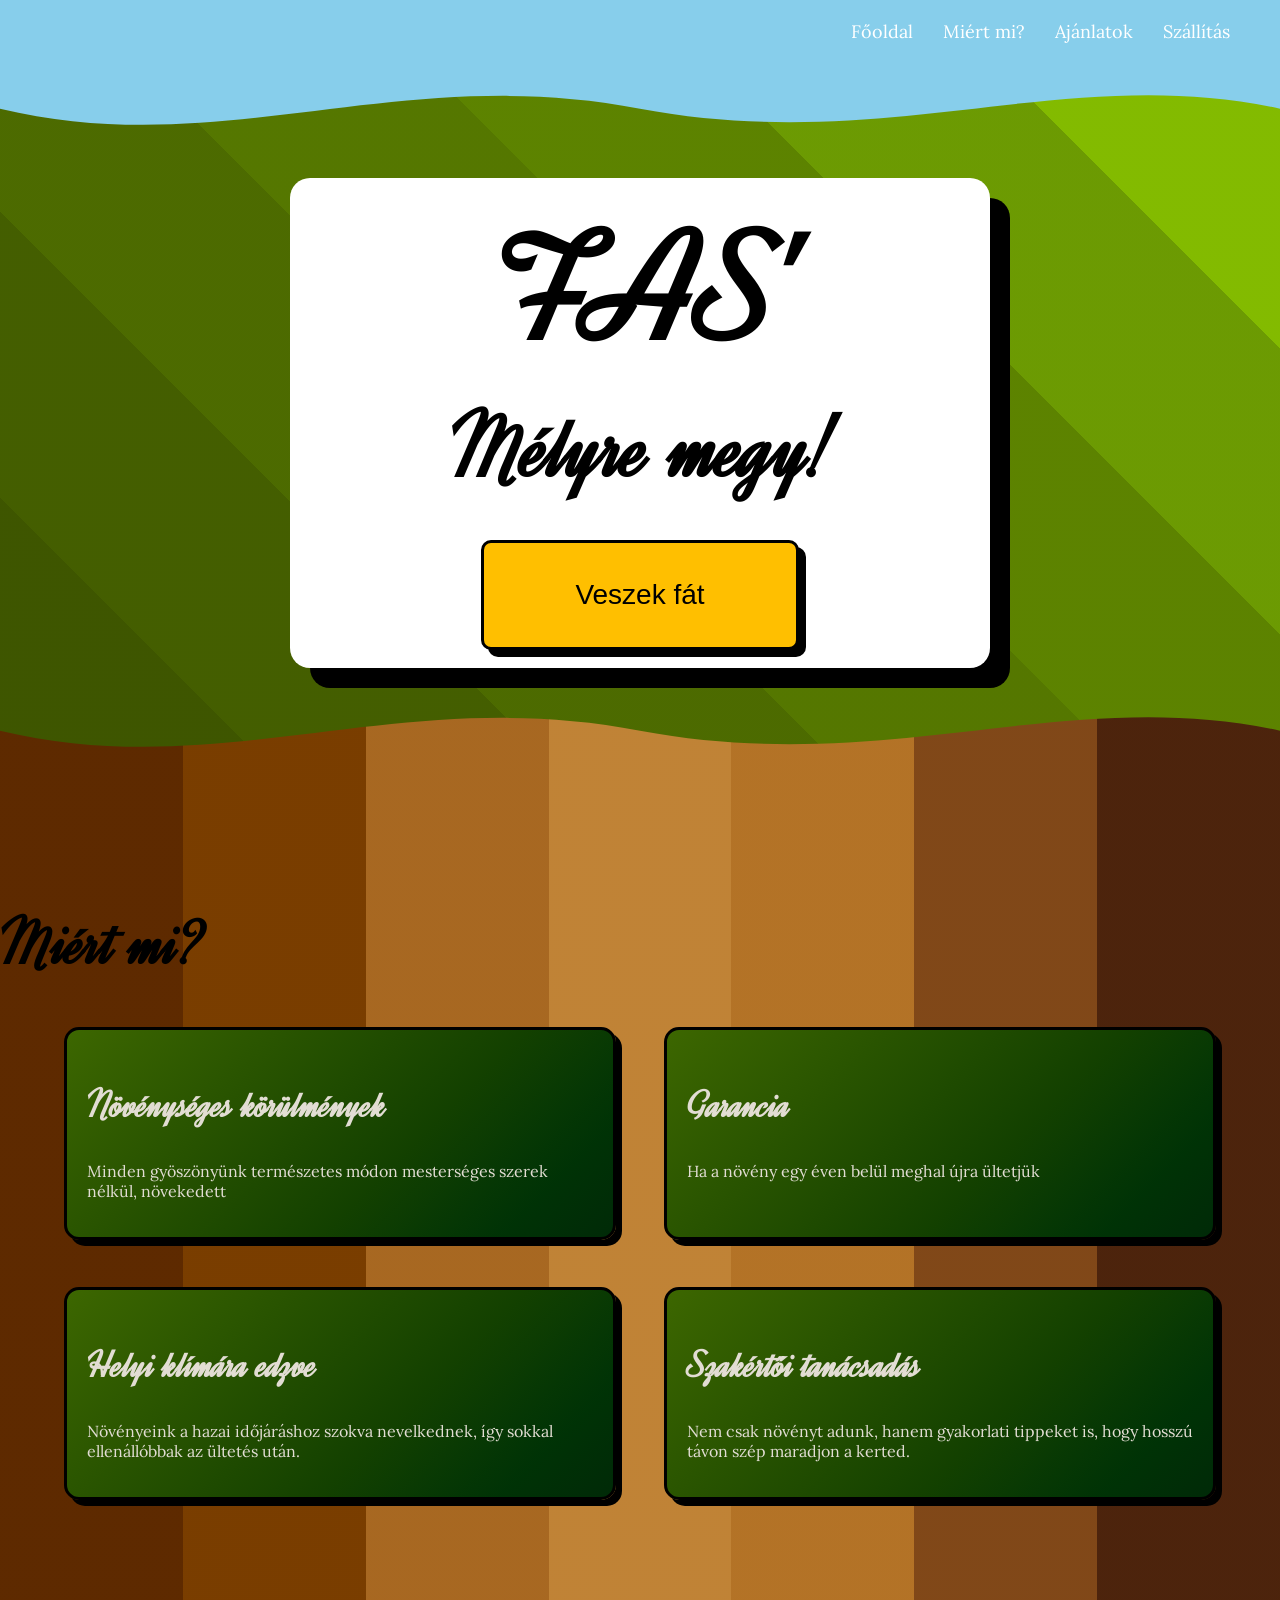
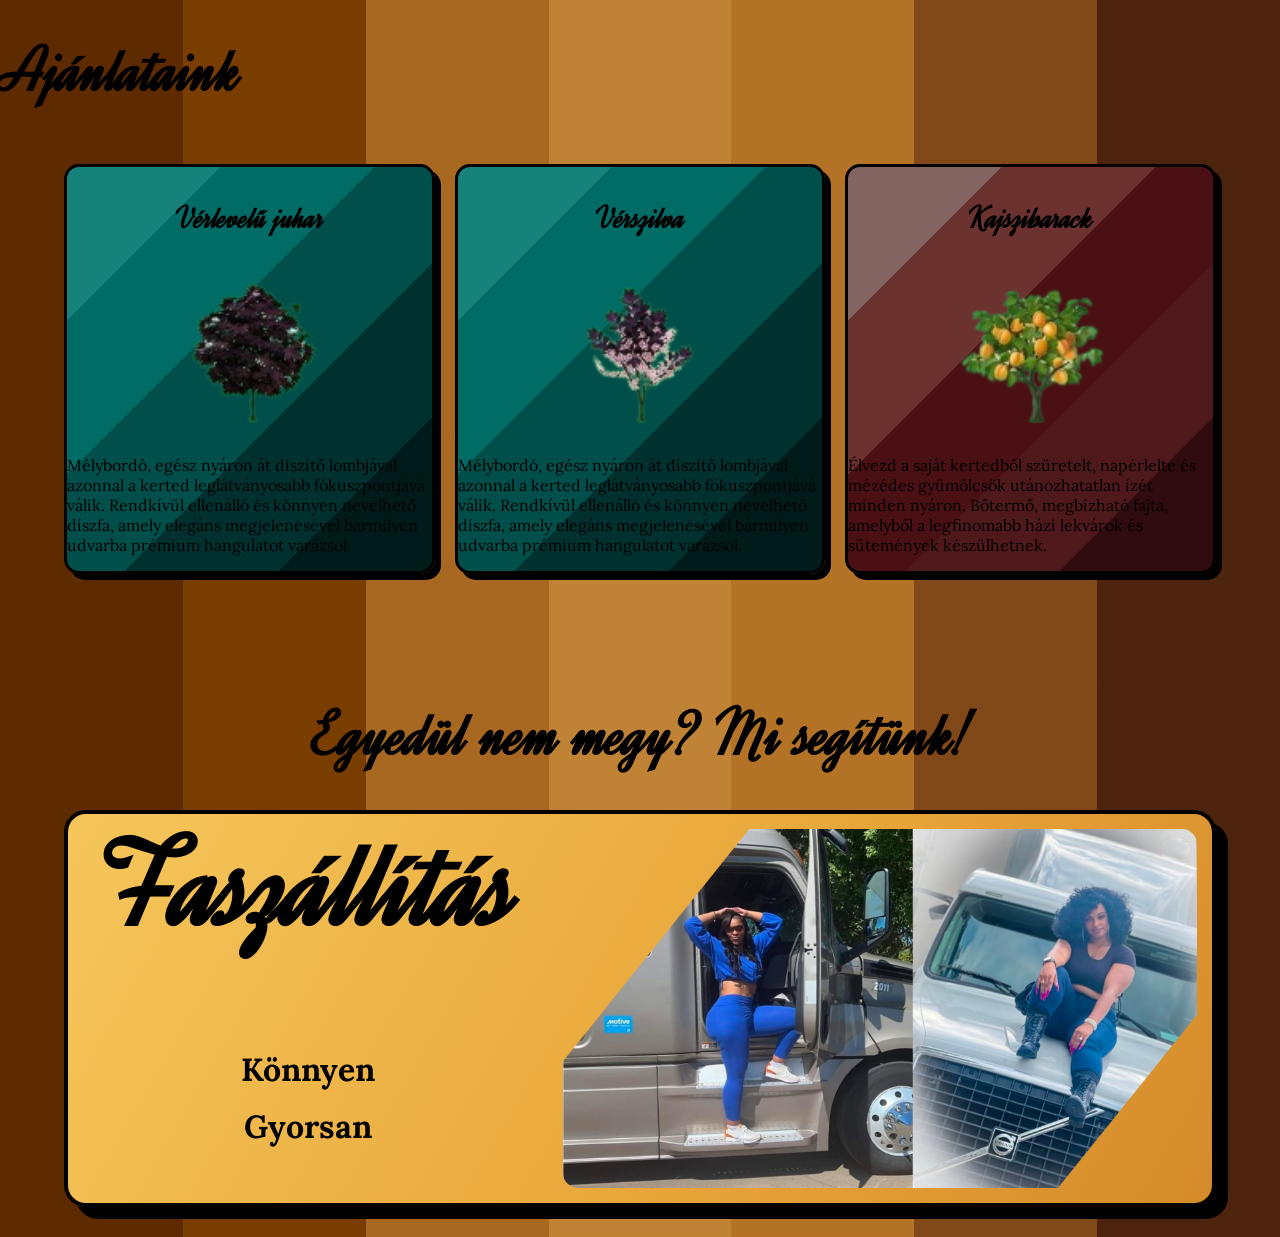
<file: index.html>
<!DOCTYPE html>
<html lang="hu">

<head>
    <meta charset="UTF-8">
    <meta name="viewport" content="width=device-width, initial-scale=1.0">
    <title>Fas'</title>
    <link rel="stylesheet" href="style/index.css">
    <link rel="preconnect" href="https://fonts.googleapis.com">
    <link rel="preconnect" href="https://fonts.gstatic.com" crossorigin>
    <link href="https://fonts.googleapis.com/css2?family=Dynalight&family=Lora:wght@400;700&display=swap" rel="stylesheet">
</head>

<body>
<header>
    <nav>
        <a href="index.html">Főoldal</a>
        <a href="#desc">Miért mi?</a>
        <a href="#recommends">Ajánlatok</a>
        <a href="#delivery">Szállítás</a>
        <a href=""></a>
    </nav>
</header>
    <div class="grid-layout">
<div class="hero">
    <svg class="hero-wave-top" viewBox="0 0 1440 150"
         preserveAspectRatio="none" aria-hidden="true">
        <path fill="#87CEEB"
              d="M0,0 L0,70 C250,150 450,0 720,70 C1000,140 1200,0 1440,70 L1440,0 Z"/>
    </svg>
            <div class="hero-box">
                <div>
                <h1>FAS'</h1>
                <h4>Mélyre megy!</h4>
                <div>
                <a class="hero-button" href="fak.html">
                    Veszek fát
                </a>
                </div>
            </div>
            </div>
                <svg class="hero-wave" viewBox="0 0 1440 150"
         preserveAspectRatio="none" aria-hidden="true">
        <defs>
    <linearGradient id="page-gradient" x1="0%" y1="0%" x2="100%" y2="0%">
        <stop offset="0%"        stop-color="oklch(35.04% 0.0902 51.89)"/>
        <stop offset="14.286%"   stop-color="oklch(35.04% 0.0902 51.89)"/>

        <stop offset="14.286%"   stop-color="oklch(42.91% 0.1047 56.25)"/>
        <stop offset="28.571%"   stop-color="oklch(42.91% 0.1047 56.25)"/>

        <stop offset="28.571%"   stop-color="oklch(57.48% 0.1157 63.66)"/>
        <stop offset="42.857%"   stop-color="oklch(57.48% 0.1157 63.66)"/>

        <stop offset="42.857%"   stop-color="oklch(65.75% 0.1185 68.94)"/>
        <stop offset="57.143%"   stop-color="oklch(65.75% 0.1185 68.94)"/>

        <stop offset="57.143%"   stop-color="oklch(61.02% 0.1199 65.77)"/>
        <stop offset="71.429%"   stop-color="oklch(61.02% 0.1199 65.77)"/>

        <stop offset="71.429%"   stop-color="oklch(46.06% 0.0978 56.26)"/>
        <stop offset="85.714%"   stop-color="oklch(46.06% 0.0978 56.26)"/>

        <stop offset="85.714%"   stop-color="oklch(31.10% 0.0703 47.80)"/>
        <stop offset="100%"      stop-color="oklch(31.10% 0.0703 47.80)"/>
    </linearGradient>
</defs>

        <path fill="url(#page-gradient)"
              d="M0,70 C250,150 450,0 720,70 C1000,140 1200,0 1440,70 L1440,150 L0,150 Z"/>
    </svg>
        </div>

        <div class="desc" id="desc">
            <h1>Miért mi?</h1>
            <!-- <img src="vines.webp" alt="" class="vine1">
            <img src="vines.webp" alt="" class="vine2"> -->
            <div class="desc-grid">
                <div class="desc-card1">
                    <h2>Növénységes körülmények</h2>
                    <p>Minden gyöszönyünk természetes módon mesterséges szerek nélkül, növekedett</p>
                </div>
                <div class="desc-card2">
                    <h2>Garancia</h2>
                    <p>Ha a növény egy éven belül meghal újra ültetjük</p>
                </div>
                <div class="desc-card3">
                    <h2>Helyi klímára edzve</h2>
                    <p>Növényeink a hazai időjáráshoz szokva nevelkednek, így sokkal ellenállóbbak az ültetés után.</p>
                </div>
                <div class="desc-card4">
                    <h2>Szakértői tanácsadás</h2>
                    <p>Nem csak növényt adunk, hanem gyakorlati tippeket is, hogy hosszú távon szép maradjon a kerted.</p>
                </div>
            </div>
        </div>


        <div class="recommends" id="recommends">
            <div>
                <h2>Ajánlataink</h2>
            </div>
            <div class="content">
                <div class="content-card1">
                    <h3>Vérlevelű juhar</h3>
                    <img src="kepek/verlevelujuhar.png" alt="">
                    <p>Mélybordó, egész nyáron át díszítő lombjával azonnal a kerted leglátványosabb fókuszpontjává válik. Rendkívül ellenálló és könnyen nevelhető díszfa, amely elegáns megjelenésével bármilyen udvarba prémium hangulatot varázsol.</p>
                </div>
                <div class="content-card2">
                    <h3>Vérszilva</h3>
                    <img src="kepek/verszilva.png" alt="">
                    <p>Mélybordó, egész nyáron át díszítő lombjával azonnal a kerted leglátványosabb fókuszpontjává válik. Rendkívül ellenálló és könnyen nevelhető díszfa, amely elegáns megjelenésével bármilyen udvarba prémium hangulatot varázsol.</p>
                </div>
                <div class="content-card3">
                    <h3>Kajszibarack</h3>
                    <img src="kepek/kajszibarack.png" alt="">
                    <p>Élvezd a saját kertedből szüretelt, napérlelte és mézédes gyümölcsök utánozhatatlan ízét minden nyáron. Bőtermő, megbízható fajta, amelyből a legfinomabb házi lekvárok és sütemények készülhetnek.</p>
                </div>
            </div>
        </div>
<div class="delivery" id="delivery">
    <h1>Egyedül nem megy? Mi segítünk!</h1>

    <div class="delivery-content">
        <div class="delivery-text">
            <h3>Faszállítás</h3>
            <h4>Könnyen</h4>
            <h4>Gyorsan</h4>
        </div>

        <div class="delivery-img-box">
            <img src="fazsalitó.png" alt="Faszállító teherautó">
        </div>
    </div>
</div>
</body>

</html>
</file>
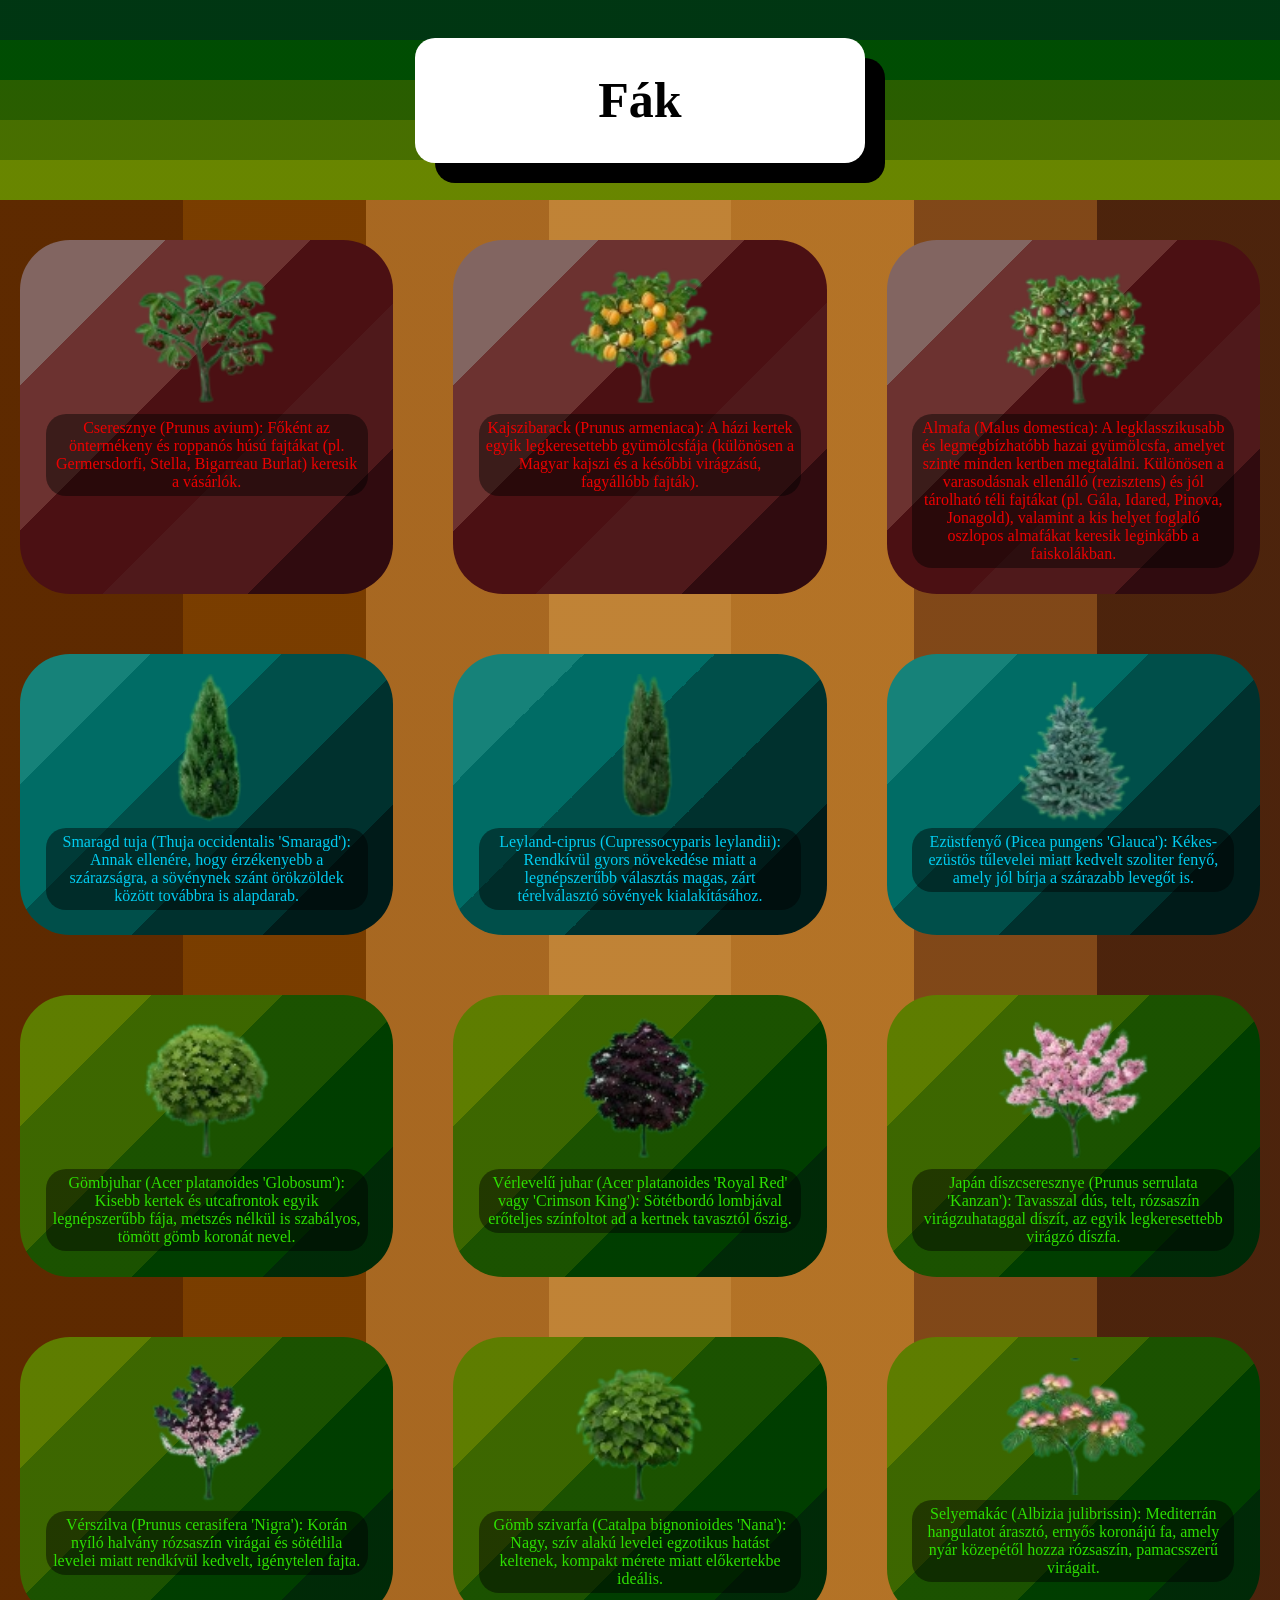
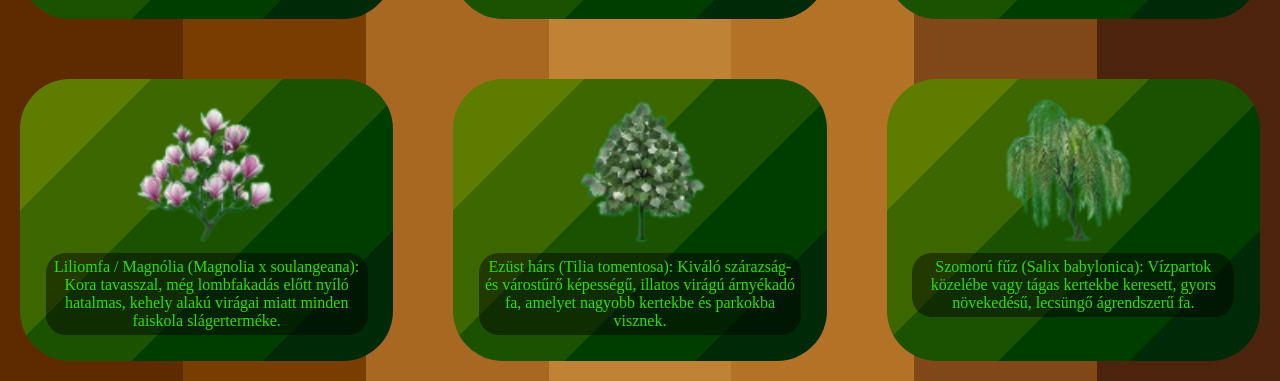
<file: fak.html>
<!DOCTYPE html>
<html lang="hu">
<head>
    <meta charset="UTF-8">
    <meta name="viewport" content="width=device-width, initial-scale=1.0">
    <title>Fák</title>
    <link rel="stylesheet" href="style/fak.css">
</head>
<body>

    <div class="grid-layout">
    <header>
    <div class="hero">
        <div class="hero-box">
            <h1>Fák</h1>
        </div>
    </div>
    </header>


    <card1 class="cardgyumolcs">
        <img src="kepek/cseresznye.png" alt="Cseresznye">
        <p>Cseresznye (Prunus avium): Főként az öntermékeny és roppanós húsú fajtákat (pl. Germersdorfi, Stella, Bigarreau Burlat) keresik a vásárlók. </p>
    </card1>

    <card2 class="cardgyumolcs">
        <img src="kepek/kajszibarack.png" alt="Kajszibarack">
        <p>Kajszibarack (Prunus armeniaca): A házi kertek egyik legkeresettebb gyümölcsfája (különösen a Magyar kajszi és a későbbi virágzású, fagyállóbb fajták).   </p>
    </card2>

    <card3 class="cardgyumolcs">
        <img src="kepek/almafa.png" alt="Almafa (Malus domestica)">
        <p>Almafa (Malus domestica): A legklasszikusabb és legmegbízhatóbb hazai gyümölcsfa, amelyet szinte minden kertben megtalálni. Különösen a varasodásnak ellenálló (rezisztens) és jól tárolható téli fajtákat (pl. Gála, Idared, Pinova, Jonagold), valamint a kis helyet foglaló oszlopos almafákat keresik leginkább a faiskolákban. </p>
    </card3>





    <card1 class="cardorokszoldek">
        <img src="kepek/smaragdtuja.png" alt="Smaragd tuja">
        <p>Smaragd tuja (Thuja occidentalis 'Smaragd'): Annak ellenére, hogy érzékenyebb a szárazságra, a sövénynek szánt örökzöldek között továbbra is alapdarab.</p>
    </card1>

    <card2 class="cardorokszoldek">
        <img src="kepek/layland-ciprus.png" alt="Leyland-ciprus">
        <p>Leyland-ciprus (Cupressocyparis leylandii): Rendkívül gyors növekedése miatt a legnépszerűbb választás magas, zárt térelválasztó sövények kialakításához.    </p>
    </card2>

    <card3 class="cardorokszoldek">
        <img src="kepek/ezustfenyo.png" alt="Ezüstfenyő">
        <p>Ezüstfenyő (Picea pungens 'Glauca'): Kékes-ezüstös tűlevelei miatt kedvelt szoliter fenyő, amely jól bírja a szárazabb levegőt is.</p>
    </card3>


    <card1 class="card">
        <img src="kepek/gombjuhar.png" alt="Gömbjuhar">
        <p>Gömbjuhar (Acer platanoides 'Globosum'): Kisebb kertek és utcafrontok egyik legnépszerűbb fája, metszés nélkül is szabályos, tömött gömb koronát nevel.</p>
    </card1>

    <card2 class="card">
        <img src="kepek/verlevelujuhar.png" alt="Vérlevelű juhar">
        <p>Vérlevelű juhar (Acer platanoides 'Royal Red' vagy 'Crimson King'): Sötétbordó lombjával erőteljes színfoltot ad a kertnek tavasztól őszig.</p>
    </card2>

    <card3 class="card">
        <img src="kepek/japancseresznye.png" alt="Japán díszcseresznye">
        <p>Japán díszcseresznye (Prunus serrulata 'Kanzan'): Tavasszal dús, telt, rózsaszín virágzuhataggal díszít, az egyik legkeresettebb virágzó díszfa.</p>
    </card3>

    <card1 class="card">
        <img src="kepek/verszilva.png" alt="Vérszilva">
        <p>Vérszilva (Prunus cerasifera 'Nigra'): Korán nyíló halvány rózsaszín virágai és sötétlila levelei miatt rendkívül kedvelt, igénytelen fajta.</p>
    </card1>

    <card2 class="card">
        <img src="kepek/gombszivar.png" alt="Gömb szivarfa">
        <p>Gömb szivarfa (Catalpa bignonioides 'Nana'): Nagy, szív alakú levelei egzotikus hatást keltenek, kompakt mérete miatt előkertekbe ideális.</p>
    </card2>

    <card3 class="card">
        <img src="kepek/selyemakác.png" alt="Selyemakác">
        <p>Selyemakác (Albizia julibrissin): Mediterrán hangulatot árasztó, ernyős koronájú fa, amely nyár közepétől hozza rózsaszín, pamacsszerű virágait.</p>
    </card3>

    <card1 class="card">
        <img src="kepek/lilliomfa.png" alt="Liliomfa / Magnólia">
        <p>Liliomfa / Magnólia (Magnolia x soulangeana): Kora tavasszal, még lombfakadás előtt nyíló hatalmas, kehely alakú virágai miatt minden faiskola slágerterméke.</p>
    </card1>

        <card2 class="card">
        <img src="kepek/ezusthars.png" alt="Ezüst hárs">
        <p>Ezüst hárs (Tilia tomentosa): Kiváló szárazság- és várostűrő képességű, illatos virágú árnyékadó fa, amelyet nagyobb kertekbe és parkokba visznek.</p>
    </card2>

    <card3 class="card">
        <img src="kepek/szomorufuz.png" alt="Szomorú fűz">
        <p>Szomorú fűz (Salix babylonica): Vízpartok közelébe vagy tágas kertekbe keresett, gyors növekedésű, lecsüngő ágrendszerű fa.</p>
    </card3>


</body>
</html>
</file>
<file: style/index.css>
* {
    box-sizing: border-box;
}

html{
    scroll-behavior: smooth;
}



body {
    height: 100%;
    background: linear-gradient(90deg, oklch(35.04% 0.0902 51.89) 0.000% 14.286%, oklch(42.91% 0.1047 56.25) 14.286% 28.571%, oklch(57.48% 0.1157 63.66) 28.571% 42.857%, oklch(65.75% 0.1185 68.94) 42.857% 57.143%, oklch(61.02% 0.1199 65.77) 57.143% 71.429%, oklch(46.06% 0.0978 56.26) 71.429% 85.714%, oklch(31.10% 0.0703 47.80) 85.714% 100.000%);
    margin: auto;
    font-family: "Lora", Georgia, serif;
    container-type: inline-size;
}

.hero-wave-top {
    position: absolute;
    top: -1px;
    left: 0;
    width: 100%;
    height: 100px;
    display: block;
    pointer-events: none;
}


header {
    position: sticky;
    top: 0;
    z-index: 10;
    display: flex;
    justify-content: right;
    background-color: #87CEEB;
    padding: 20px;
}

nav {
    display: flex;
    flex-direction: row;
    gap: 30px;
}

nav a {
    color: white;
    text-decoration: none;
    font-size: 18px;
}

#desc{
    scroll-margin-top: 50px;
}
#recommends{
    scroll-margin-top: 50px;
}

.grid-layout {
    font-size: clamp(1rem, 1.2cqw, 1.25rem);
    display: grid;
    grid-template-columns: 1fr;
    grid-template-areas: 
        "hero"
        "desc"
        "recommends"
        "delivery";
        gap: 5rem;




}


.hero {

    grid-area: hero;
    min-height: 80vh;
    width: 100%;
    position: relative;
    display: flex;
    justify-content: center;
    align-items: center;
    background: linear-gradient(
        45deg in oklch,
        oklch(41.73% 0.1060 125.87) 0.000% 14.286%,
        oklch(44.49% 0.1135 126.15) 14.286% 28.571%,
        oklch(48.43% 0.1241 126.54) 28.571% 42.857%,
        oklch(52.36% 0.1349 126.93) 42.857% 57.143%,
        oklch(55.95% 0.1449 127.32) 57.143% 71.429%,
        oklch(62.99% 0.1640 127.97) 71.429% 85.714%,
        oklch(72.44% 0.1894 127.98) 85.714% 100.000%
    );
}

.hero-box {
    position: relative;
    z-index: 1;
    container-type: inline-size;
    display: grid;
    align-items: center;
    align-self: center;
    text-align: center;
    background-color: white;
    width: clamp(400px, 60vw, 700px);
    aspect-ratio: 10 / 7;
    border-radius: 20px;
    box-shadow: 20px 20px;
}

.hero-box h1 {
    font-family: "Dynalight", cursive;
    font-size: 22cqw;
    margin:0.92cqw;
}

.hero-box h4 {
    font-family: "Dynalight", cursive;
    font-size: clamp(28px, 7vw, 100px);
    margin-top:0.92cqw;
    margin-bottom:5cqw;

}

.main {
    grid-area: main;


}

.desc {
    grid-area: desc;

}

.hero-button {
    font-family: Arial;
    display: inline-block;
    background-color: #FFBF00;
    padding: 5.2cqw 13cqw;
    border-radius: 10px;
    box-shadow: 7px 7px;
    font-size: 4cqw;
    text-decoration: none;
    color: black;
    border: 3px solid black;
    transition: filter 0.25s, box-shadow 0.2s;

}

.hero-button:hover {
    filter: brightness(85%);



}

.hero-button:active {
    filter: brightness(85%);
    box-shadow: 0px 0px;
}
.hero-wave {
    position: absolute;
    bottom: -1px;
    left: 0;
    width: 100%;
    height: 100px;
    display: block;
}


.desc-grid {
    display: grid;
    grid-template-columns: 1fr 1fr;
    grid-template-areas:
        "desc-card1 desc-card2"
        "desc-card3 desc-card4";
    gap: 3rem 3rem;
    width: 90%;
    margin: auto;
}




.desc-grid > * {
    container-type: inline-size;
    background: linear-gradient(315deg, oklch(24.41% 0.0799 149.06), oklch(46.21% 0.1438 129.84));
/* background: linear-gradient(90deg, oklch(84.07% 0.1048 72.52) 0.000% 20.000%, oklch(69.60% 0.1672 52.61) 20.000% 40.000%, oklch(59.48% 0.1687 45.48) 40.000% 60.000%, oklch(53.51% 0.1625 39.51) 60.000% 80.000%, oklch(40.00% 0.1099 37.86) 80.000% 100.000%); */
    color: oklch(90% 0.015 85);
    border-radius: 15px;
    width: 100%;
    padding: 20px;
    box-shadow: 6px 6px black;
    border: 3px solid black;
    transition: transform 0.3s, box-shadow 0.3s;
}

.desc-grid > *:hover{
    transform: scale(1.03);
    box-shadow: 10px 10px black;
}


.desc > h1,
.recommends h2,
.desc-grid h2,
.content h3 {
    font-family: "Dynalight", cursive;
}


.desc > h1,
.recommends h2 {
    font-size: clamp(2.5rem, 5cqw, 4.5rem);
}

.desc-grid h2 {
    font-size: clamp(0.5vw, 3vw, 6vw);
}

.desc-grid p {
    font-size: clamp(1rem, 2.4cqw, 1.5rem);
}



.desc-card1 {
    grid-area: desc-card1;
    z-index: 2;
}

.desc-card2 {
    grid-area: desc-card2;
    z-index: 2;
}

.desc-card3 {
    grid-area: desc-card3;
    z-index: 2;
}

.desc-card4 {
    grid-area: desc-card4;
    z-index: 2;
}

.content {
    display: flex;
    gap: 20px;
    border-radius: 15px;
    width: 90%;
    align-items: center;
    margin: auto;
}

.content > * {
    display: flex;
    flex-direction: column; 
    justify-content: center; 
    align-items: center;     
    gap: 10px;
    width: 100%;
    border-radius: 15px;
    box-shadow: 6px 6px black;
    border: 3px solid black;
    background: linear-gradient(315deg, #001b19 0% 20%, #00312e 20% 40%, #004f4a 40% 60%, #006c65 60% 80%, #168279 80% 100%);
}



.content h3 {
    text-align: center;
    font-size: clamp(1.5rem, 2.5cqw, 2.5rem);
}

.content p{
    font-family: Lora;
}

.content img{
        width: 150px;
}

.content-card1:hover{
    transform: scale(1.03);
    box-shadow: 10px 10px black;
}

.content-card2:hover{
    transform: scale(1.03);
    box-shadow: 10px 10px black;
}

.content-card3:hover{
    transform: scale(1.03);
    box-shadow: 10px 10px black;
}

.content-card3{
    background: linear-gradient(315deg, #300b0f 0% 20%, #4f191b 20% 40%, #4b1013 40% 60%, #6c3230 60% 80%, #826561 80% 100%);

}




.delivery {
    grid-area: delivery;
    width: 90%;
    margin: 0 auto;
    display: flex;
    flex-direction: column;
    align-items: center;
    max-width: 1200px;
    padding-bottom: 30px;
}

.delivery > h1 {
    font-family: "Dynalight", cursive;
    font-size: clamp(2.5rem, 5cqw, 4.5rem);
    text-align: center;
    margin-bottom: 35px;
}

.delivery-content {
    position: relative;
    overflow: hidden;
    border: 4px solid black;
    border-radius: 22px;
    display: flex;
    flex-direction: row;
    align-items: stretch;
    width: 100%;
    min-height: 350px;
    gap: 0;

    background: linear-gradient(
        120deg,
        #f6c65b,
        #e9a83b 55%,
        #d58b2b
    );

    box-shadow: 12px 12px black;
}

.delivery-text {
    flex: 0 0 42%;
    display: flex;
    flex-direction: column;
    justify-content: center;
    align-items: center;
    text-align: right;
    padding: 30px 15px;
    position: relative;
    z-index: 1;
}

.delivery-content h3 {
    font-family: "Dynalight", cursive;
    font-size: 10cqw;
    margin: 0 0 25px;
    transform: translatey(-50px);
}

.delivery-content h4 {
    font-family: "Lora", serif;
    font-size: clamp(1.5rem, 2.5cqw, 2.5rem);
    font-weight: 700;
    margin: 8px 0;
}

.delivery-img-box {
    flex: 1;
    min-width: 0;
    position: relative;
    overflow: hidden;
    margin: 15px;
    border-radius: 15px;
}

.delivery-img-box img {
    display: block;
    width: 100%;
    height: 100%;
    object-fit: cover;
    border-radius: 10px;
}

/* Mobile */
@media (max-width: 650px) {
    .delivery-content {
        flex-direction: column;
    }

    .delivery-text {
        padding: 35px 15px;
    }

    .delivery-img-box {
        min-height: 220px;
        margin: 0 15px 15px;
    }
}
</file>
<file: style/fak.css>
body{
    background: linear-gradient(90deg, oklch(35.04% 0.0902 51.89) 0.000% 14.286%, oklch(42.91% 0.1047 56.25) 14.286% 28.571%, oklch(57.48% 0.1157 63.66) 28.571% 42.857%, oklch(65.75% 0.1185 68.94) 42.857% 57.143%, oklch(61.02% 0.1199 65.77) 57.143% 71.429%, oklch(46.06% 0.0978 56.26) 71.429% 85.714%, oklch(31.10% 0.0703 47.80) 85.714% 100.000%);
    margin: auto;
}
body .card, body .cardorokszoldek, body .cardgyumolcs{
    margin: 20px;
    
    font-family: "Dynalight", cursive;
}

p{
    background: #00000073;
    border-radius: 20px;
    margin: 5px;
    padding: 5px;
    transition: 0.5s;
}
p:hover{
    scale: (1.07);
    box-shadow: 5px 5px black;
    background-color: white;
    transition: 0.5s;
    color: black;
}


.grid-layout{
    display:grid;
    grid-template-columns: 1fr, 1fr, 1fr;
    grid-template-areas:
                        "header header header"
                        "card1 card2 card3";
    gap: 20px;
}
header{
    grid-area: header;
    text-align: center;
}

img {
    display: block;
    margin: auto;
    width: 150px;
}
.card {
    position: relative; 
    overflow: hidden;  
    z-index: 1;
    text-align: center;
    height: auto;
    border-radius: 50px;
    background: linear-gradient(315deg, oklch(24.41% 0.0799 149.06) 0% 20%, oklch(31.27% 0.1116 142.92) 20% 40%, oklch(38.48% 0.1318 136.38) 40% 60%, oklch(46.21% 0.1438 129.84) 60% 80%, oklch(54.33% 0.1557 123.70) 80% 100%);
    padding: 5%;
    transition: transform 0.5s, box-shadow 0.5s, color 0.5s;
    color: rgb(45, 223, 0);

}

.card::before {
    content: "";
    position: absolute;
    inset: 0;
    z-index: -1; 
    background: linear-gradient(315deg, oklch(45.67% 0.0000 89.88) 0% 20%, oklch(56.69% 0.0000 89.88) 20% 40%, oklch(68.90% 0.0000 89.88) 40% 60%, oklch(80.71% 0.0000 89.88) 60% 80%, oklch(91.73% 0.0000 89.88) 80% 100%);
    opacity: 0;
    transition: opacity 0.5s ;
}

.card:hover::before {
    opacity: 60%;
    transition: opacity 0.5s;
}
.card:hover {
    transform: scale(1.03);
    transition: transform 0.5s, box-shadow 0.5s, color 0.5s;
    box-shadow: 10px 10px black;
}



.cardorokszoldek {
    position: relative; 
    overflow: hidden;   
    z-index: 1;
    text-align: center;
    height: auto;
    border-radius: 50px;
    background: linear-gradient(315deg, #001b19 0% 20%, #00312e 20% 40%, #004f4a 40% 60%, #006c65 60% 80%, #168279 80% 100%);
    padding: 5%;
    transition: transform 0.5s, box-shadow 0.5s, color 0.5s;
    color: rgb(0, 204, 240);
}

.cardorokszoldek::before {
    content: "";
    position: absolute;
    inset: 0;
    z-index: -1; 
    background: linear-gradient(315deg, oklch(45.67% 0.0000 89.88) 0% 20%, oklch(56.69% 0.0000 89.88) 20% 40%, oklch(68.90% 0.0000 89.88) 40% 60%, oklch(80.71% 0.0000 89.88) 60% 80%, oklch(91.73% 0.0000 89.88) 80% 100%);
    opacity: 0;
    transition: opacity 0.5s;
}

.cardorokszoldek:hover::before {
    opacity: 60%;
    transition: opacity 0.5s;
    
}
.cardorokszoldek:hover {
    transform: scale(1.03);
    transition: transform 0.5s, box-shadow 0.5s,color 0.5s;
    box-shadow: 10px 10px black;
}


.cardgyumolcs {
    position: relative; 
    overflow: hidden;   
    z-index: 1;
    text-align: center;
    height: auto;
    border-radius: 50px;
    background: linear-gradient(315deg, #300b0f 0% 20%, #4f191b 20% 40%, #4b1013 40% 60%, #6c3230 60% 80%, #826561 80% 100%);
    padding: 5%;
    transition: transform 0.5s, box-shadow 0.5s, color 0.5s;
    align-items: center;
    color: rgb(236, 1, 1);
}

.cardgyumolcs::before {
    content: "";
    position: absolute;
    inset: 0;
    z-index: -1; 
    background: linear-gradient(315deg, oklch(45.67% 0.0000 89.88) 0% 20%, oklch(56.69% 0.0000 89.88) 20% 40%, oklch(68.90% 0.0000 89.88) 40% 60%, oklch(80.71% 0.0000 89.88) 60% 80%, oklch(91.73% 0.0000 89.88) 80% 100%);
    opacity: 0;
    transition: opacity 0.5s;
}

.cardgyumolcs:hover::before {
    opacity: 60%;
    transition: opacity 0.5s;
}
.cardgyumolcs:hover {
    transform: scale(1.03);
    transition: transform 0.5s, box-shadow 0.5s, color 0.5s;
    box-shadow: 10px 10px black;
}

.hero {
    position: relative;
    height: 200px;
    width: 100%;
    overflow: hidden;
    margin: 0px;
    background: linear-gradient(180deg, oklch(29.14% 0.0823 148.98) 0.000% 20.000%, oklch(36.46% 0.1225 142.88) 20.000% 40.000%, oklch(42.64% 0.1278 136.41) 40.000% 60.000%, oklch(49.22% 0.1322 129.86) 60.000% 80.000%, oklch(57.48% 0.1422 123.71) 80.000% 100.000%);
    @media (color-gamut: p3) {
    background: linear-gradient(180deg, oklch(29.13% 0.1152 149.06) 0.000% 20.000%, oklch(36.45% 0.1481 142.92) 20.000% 40.000%, oklch(42.64% 0.1502 136.38) 40.000% 60.000%, oklch(49.22% 0.1548 129.84) 60.000% 80.000%, oklch(57.48% 0.1661 123.70) 80.000% 100.000%);
    }
    display: flex;
    justify-content: center;
    align-items: center;
}
.hero-box{
    align-self: center;
    text-align: center;
    background-color: white;
    width: 50vh;
    height: auto;
    border-radius: 20px;
    box-shadow: 20px 20px;
}
.hero-box h1{
    font-family: "Dynalight", cursive;
    font-size: 50px;
}
</file>
